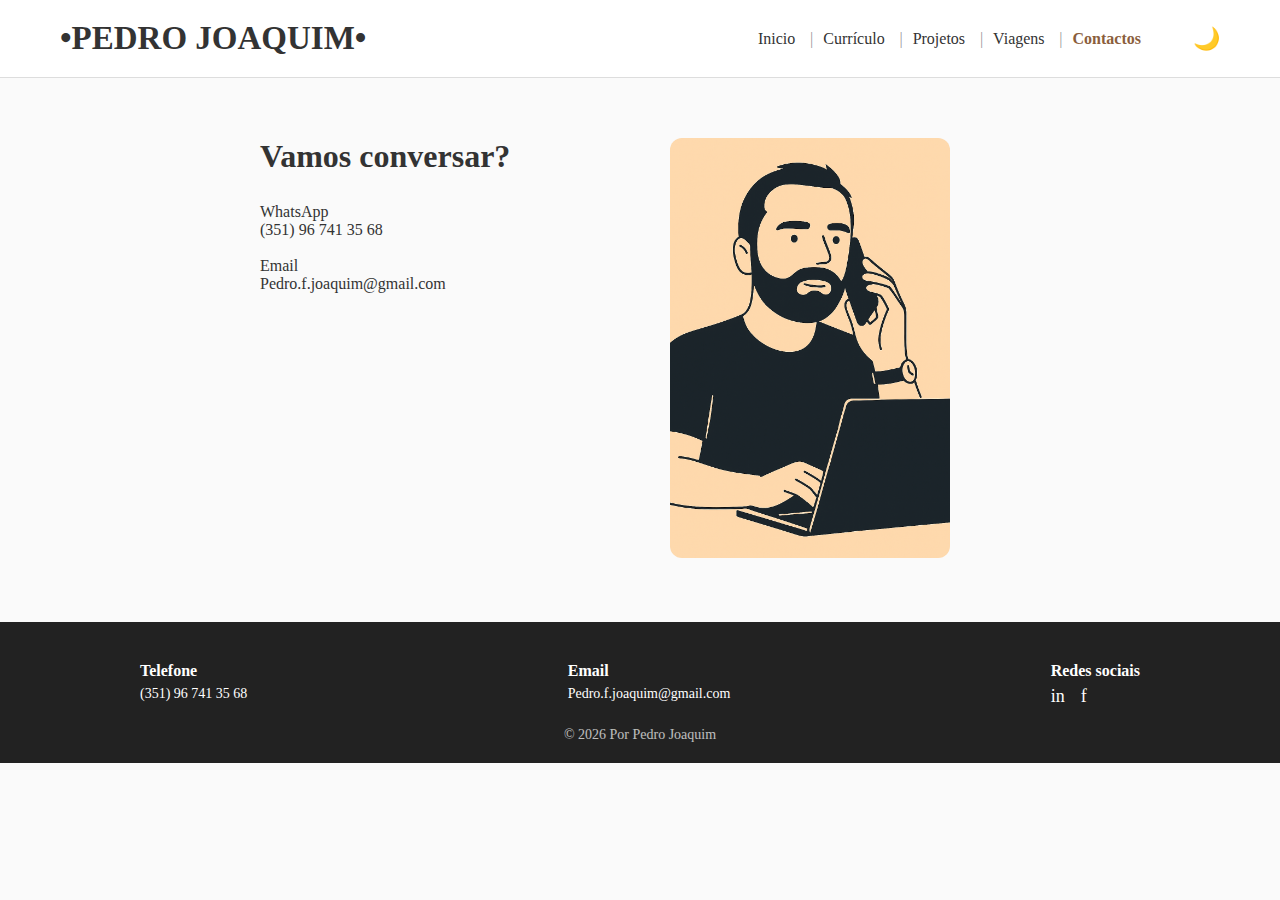
<file: contacto.html>
<!DOCTYPE html>
<html lang="pt-PT">
<head>
  <meta charset="UTF-8" />
  <title>Contato | Pedro Joaquim</title>
  <meta name="viewport" content="width=device-width, initial-scale=1" />
  <link rel="stylesheet" href="style.css" />
</head>

<body>
  <header>
    <div class="logo">•PEDRO JOAQUIM•</div>

    <nav>
      <a href="index.html">Inicio</a>
      <a href="curriculo.html">Currículo</a>
      <a href="projetos.html">Projetos</a>
      <a href="viagens.html">Viagens</a>
      <a href="contacto.html">Contactos</a>
    </nav>

    <button id="darkModeToggle">🌙</button>
  </header>

  <main>
    <div class="content-wrapper" style="flex-direction: column;">

      <div class="contact-wrapper">

        <!-- COLUNA ESQUERDA -->
        <div class="contact-info">
          <h1>Vamos conversar?</h1><br>

          <p><strong>WhatsApp</strong><br>
            <a href="https://wa.me/351912345678" style="color: inherit; text-decoration: none;">
              (351) 96 741 35 68
            </a>
          </p>

          <p><strong><br>Email</strong><br>
            <a href="mailto:Pedro.f.joaquim@gmail.com" style="color: inherit; text-decoration: none;">
              Pedro.f.joaquim@gmail.com
            </a>
          </p>
        </div>

        <!-- COLUNA DIREITA COM A IMAGEM -->
        <div class="contact-form">
          <img src="office.jpg"
               alt="Ilustração de contacto"
               style="width: 80%; max-width: 420px; height: auto; border-radius: 12px; object-fit: cover;">
        </div>

      </div>

    </div>
  </main>

  <footer>
    <div class="footer-top">
      <div>
        <div class="footer-column-title">Telefone</div>
        <div class="footer-column-text">
          <a href="tel:+351967413568" style="color: inherit; text-decoration: none;">
            (351) 96 741 35 68
          </a>
        </div>
      </div>

      <div>
        <div class="footer-column-title">Email</div>
        <div class="footer-column-text">
          <a href="mailto:Pedro.f.joaquim@gmail.com" style="color: inherit; text-decoration: none;">
            Pedro.f.joaquim@gmail.com
          </a>
        </div>
      </div>

      <div>
        <div class="footer-column-title">Redes sociais</div>
        <div class="social-icons">
          <a href="https://www.linkedin.com/in/pedro-joaquim-796318318/" target="_blank">in</a>
          <a href="https://www.facebook.com/share/1Bz3HUA1bM/" target="_blank">f</a>
        </div>
      </div>
    </div>

    <div class="footer-bottom">
      © 2026 Por Pedro Joaquim
    </div>
  </footer>

  <script src="script.js"></script>
</body>
</html>
</file>
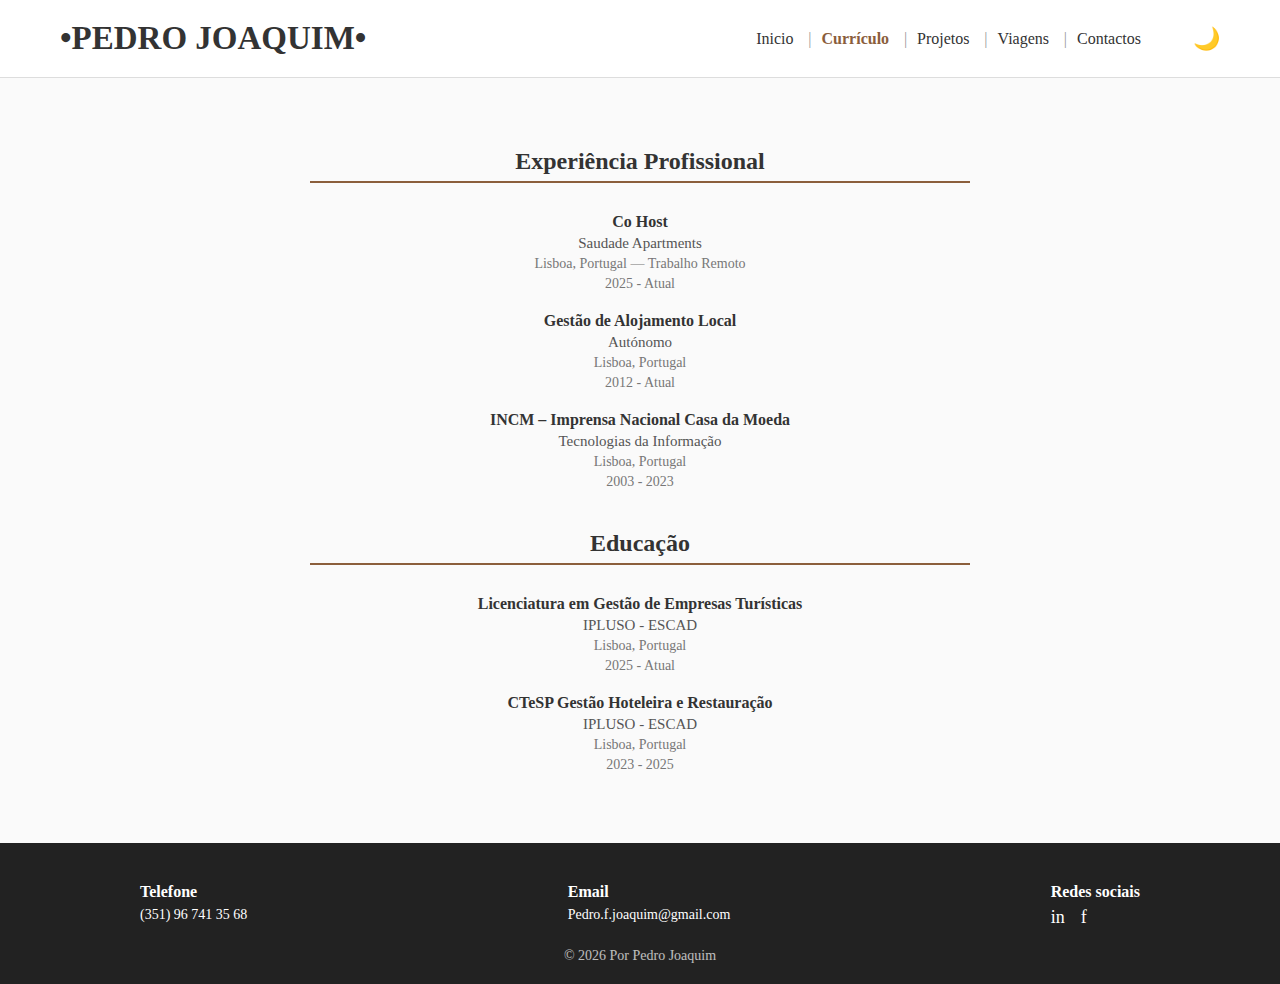
<file: curriculo.html>
<!DOCTYPE html>
<html lang="pt-PT">
  <head>
    <meta charset="UTF-8" />
    <title>Currículo | Pedro Joaquim</title>
    <meta name="viewport" content="width=device-width, initial-scale=1" />
    <link rel="stylesheet" href="style.css" />
  </head>

  <body>
    <header>
      <div class="logo">•PEDRO JOAQUIM•</div>

      <nav>
	    <a href="index.html">Inicio</a>
        <a href="curriculo.html">Currículo</a>
        <a href="projetos.html">Projetos</a>
		<a href="viagens.html">Viagens</a>
        <a href="contacto.html">Contactos</a>
      </nav>

      <button id="darkModeToggle">🌙</button>
    </header>

    <main>
      <div class="content-wrapper">
        <div class="text-block">
          
          <section class="curriculo-wrapper">
            <div class="curriculo-section">
              <h2>Experiência Profissional</h2>

              <div class="curriculo-item">
                <div class="cargo">Co Host</div>
                <div class="empresa">Saudade Apartments</div>
                <div class="local">Lisboa, Portugal — Trabalho Remoto</div>
                <div class="periodo">2025 - Atual</div>
              </div>

              <div class="curriculo-item">
                <div class="cargo">Gestão de Alojamento Local</div>
                <div class="empresa">Autónomo</div>
                <div class="local">Lisboa, Portugal</div>
                <div class="periodo">2012 - Atual</div>
              </div>

              <div class="curriculo-item">
                <div class="cargo">
                  INCM – Imprensa Nacional Casa da Moeda
                </div>
                <div class="empresa">Tecnologias da Informação</div>
                <div class="local">Lisboa, Portugal</div>
                <div class="periodo">2003 - 2023</div>
              </div>
            </div>

            <div class="curriculo-section">
              <h2>Educação</h2>

              <div class="curriculo-item">
                <div class="cargo">
                  Licenciatura em Gestão de Empresas Turísticas
                </div>
                <div class="empresa">IPLUSO - ESCAD</div>
                <div class="local">Lisboa, Portugal</div>
                <div class="periodo">2025 - Atual</div>
              </div>

              <div class="curriculo-item">
                <div class="cargo">
                  CTeSP Gestão Hoteleira e Restauração
                </div>
                <div class="empresa">IPLUSO - ESCAD</div>
                <div class="local">Lisboa, Portugal</div>
                <div class="periodo">2023 - 2025</div>
              </div>
            </div>
          </section>
        </div>
      </div>
    </main>

    <footer>
      <div class="footer-top">
        <div>
          <div class="footer-column-title">Telefone</div>
          <div class="footer-column-text"><a href="tel:+351967413568" style="color: inherit; text-decoration: none;">(351) 96 741 35 68</a></div>
        </div>

        <div>
          <div class="footer-column-title">Email</div>
          <div class="footer-column-text"><a href="mailto:Pedro.f.joaquim@gmail.com" style="color: inherit; text-decoration: none;">
  Pedro.f.joaquim@gmail.com</a></div>
        </div>

        <div>
          <div class="footer-column-title">Redes sociais</div>
          <div class="social-icons">
            <a href="https://www.linkedin.com/in/pedro-joaquim-796318318/" target="_blank">in</a>
            <a href="https://www.facebook.com/share/1Bz3HUA1bM/" target="_blank">f</a>
          </div>
        </div>
      </div>

      <div class="footer-bottom">
        © 2026 Por Pedro Joaquim
      </div>
    </footer>

    <script src="script.js"></script>
  </body>
</html>
</file>
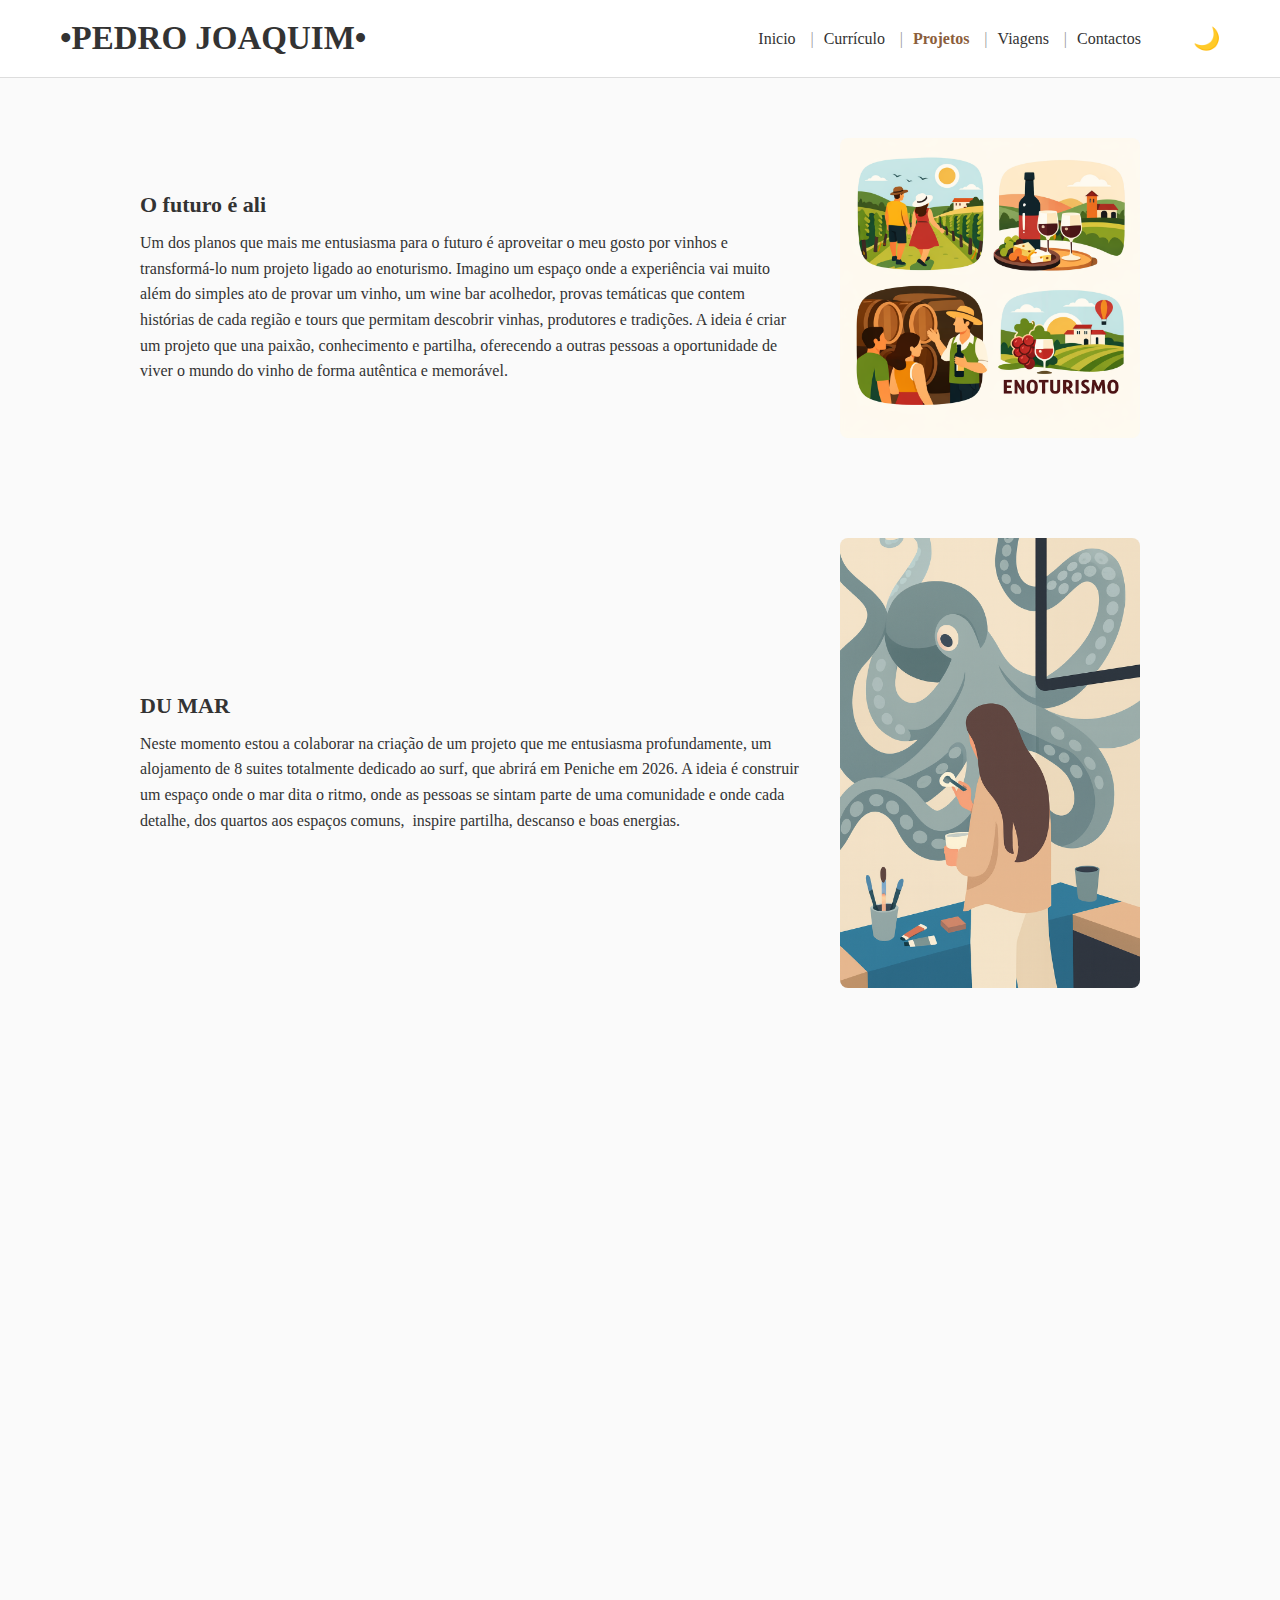
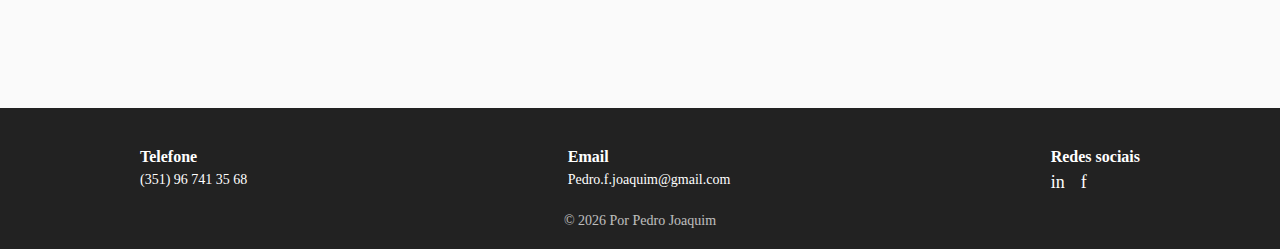
<file: projetos.html>
<!DOCTYPE html>
<html lang="pt-PT">
<head>
  <meta charset="UTF-8" />
  <title>Projetos | Pedro Joaquim</title>
  <meta name="viewport" content="width=device-width, initial-scale=1" />
  <link rel="stylesheet" href="style.css" />
</head>

<body>
  <header>
    <div class="logo">•PEDRO JOAQUIM•</div>

    <nav>
	  <a href="index.html">Inicio</a>
      <a href="curriculo.html">Currículo</a>
      <a href="projetos.html">Projetos</a>
	  <a href="viagens.html">Viagens</a>
      <a href="contacto.html">Contactos</a>
    </nav>

    <button id="darkModeToggle">🌙</button>
  </header>

  <main>
    <div class="content-wrapper" style="flex-direction: column;">
      

      <div class="project-section">
	  
	  <div class="project-text">
          <h2>O futuro é ali</h2>
          <p>
            Um dos planos que mais me entusiasma para o futuro é aproveitar o meu gosto por vinhos
			e transformá‑lo num projeto ligado ao enoturismo. Imagino um espaço onde a experiência 
			vai muito além do simples ato de provar um vinho, um wine bar acolhedor, provas temáticas
			que contem histórias de cada região e tours que permitam descobrir vinhas, produtores e tradições.
			A ideia é criar um projeto que una paixão, conhecimento e partilha, oferecendo a outras pessoas a 
			oportunidade de viver o mundo do vinho de forma autêntica e memorável.
          </p>
        </div>
        <div class="project-image">
          <a href="https://www.portugalbywine.com/pt/" target="_blank"><img src="enoturismo.jpg" alt="Imagem do projeto DU MAR"></a>
        </div>
      </div>
	  
	  <div class="project-section">
        <div class="project-text">
          <h2>DU MAR</h2>
          <p>
            Neste momento estou a colaborar na criação de um projeto que me entusiasma profundamente, 
			um alojamento de 8 suites totalmente dedicado ao surf, que abrirá em Peniche em 2026.
            A ideia é construir um espaço onde o mar dita o ritmo, onde as pessoas se sintam parte de 
			uma comunidade e onde cada detalhe, dos quartos aos espaços comuns,  inspire partilha, descanso e boas energias.
          </p>
        </div>
        <div class="project-image">
          <a href="https://www.instagram.com/dumar.beachandsurf" target="_blank"><img src="du-mar.jpg" alt="Imagem do projeto DU MAR"></a>
        </div>
      </div>

      <div class="project-section">
        <div class="project-text">
          <h2>Estágio no Hotel Radisson</h2>
          <p>
            Estágio de final de curso do CTeSP em Gestão Hoteleira e Restauração, um total de 650h, 
			em que foi possível passar pelas duas grandes áreas do hotel, a área de alojamento na vertente de 
			receção e a área de F&B na vertente restaurante e bar.
          </p>
        </div>
        <div class="project-image">
          <a href="https://www.radissonhotels.com" target="_blank"><img src="radisson.jpg" alt="Logo do Hotel Radisson"></a>
        </div>
      </div>

      <div class="project-section">
        <div class="project-text">
          <h2>Tudo tem um início</h2>
          <p>
            A minha aventura na hospitalidade começou em 2012, com a criação de um alojamento
			pensado para quem procura sentir-se verdadeiramente em casa e mergulhar na vida local.
           Desde então, já acolhi viajantes de todos os cantos do mundo, cada um deixou uma história, 
		   uma energia, uma memória.
            Esta jornada está longe de terminar. Este é um projeto vivo, em constante evolução, 
			que quero continuar a construir e reinventar.
          </p>
        </div>
        <div class="project-image">
          <a href="https://www.airbnb.pt/rooms/487394?source_impression_id=p3_1768056294_P3IbFqeMd-Xk26hb" target="_blank"><img src="inicio.jpg" alt="Imagem do primeiro projeto"></a>
        </div>
      </div>
    </div>
  </main>

  <footer>
    <div class="footer-top">
      <div>
        <div class="footer-column-title">Telefone</div>
        <div class="footer-column-text"><a href="tel:+351967413568" style="color: inherit; text-decoration: none;">(351) 96 741 35 68</a></div>
      </div>

      <div>
        <div class="footer-column-title">Email</div>
        <div class="footer-column-text"><a href="mailto:Pedro.f.joaquim@gmail.com" style="color: inherit; text-decoration: none;">
  Pedro.f.joaquim@gmail.com</a></div>
        </div>

      <div>
        <div class="footer-column-title">Redes sociais</div>
        <div class="social-icons">
          <a href="https://www.linkedin.com/in/pedro-joaquim-796318318/" target="_blank">in</a>
          <a href="https://www.facebook.com/share/1Bz3HUA1bM/" target="_blank">f</a>
        </div>
      </div>
    </div>

    <div class="footer-bottom">
      © 2026 Por Pedro Joaquim
    </div>
  </footer>

  <script src="script.js"></script>
</body>
</html>
</file>
<file: style.css>
/* =========================================================
   RESET & BASE
========================================================= */

* {
  margin: 0;
  padding: 0;
  box-sizing: border-box;
}

body {
  font-family: "Avenir Light", "Avenir", "Helvetica Neue", cursive;
  font-weight: 300;
  background: #fafafa;
  color: #333;
  transition: background 0.3s ease, color 0.3s ease;
}

/* =========================================================
   HEADER & NAVEGAÇÃO
========================================================= */

header {
  display: flex;
  justify-content: flex-end;
  align-items: center;
  padding: 20px 60px;
  background: #fff;
  border-bottom: 1px solid #ddd;
  gap: 40px;
  transition: background 0.3s ease, border-color 0.3s ease;
}

.logo {
  font-family: cursive;
  font-size: 33px;
  font-weight: bold;
  margin-right: auto; /* empurra o menu para a direita */
}

nav a {
  text-decoration: none;
  color: #333;
  font-weight: 500;
  padding: 0 12px;
  position: relative;
  transition: 0.2s ease;
}

/* Separador | entre links */
nav a:not(:last-child)::after {
  content: "|";
  position: absolute;
  right: -6px;
  color: #999;
  font-weight: 300;
}

nav a:hover,
nav a.hovered {
  color: #8B5E3C;
  transform: translateY(-2px);
}

nav a.active {
  color: #8B5E3C;
  font-weight: bold;
}

/* Botão modo escuro */
#darkModeToggle {
  background: none;
  border: none;
  font-size: 22px;
  cursor: pointer;
  transition: 0.3s ease;
}

/* =========================================================
   LAYOUT GERAL
========================================================= */

.content-wrapper {
  display: flex;
  justify-content: space-between;
  align-items: center;
  gap: 40px;
  max-width: 1000px;
  margin: 60px auto;
  flex-wrap: wrap;
}

/* =========================================================
   HOME — FOTO E TEXTO
========================================================= */

.photo-wrapper {
  flex: 0 0 260px;
  display: flex;
  justify-content: center;
}

.photo img {
  width: 260px;
  height: 260px;
  object-fit: cover;
  border-radius: 50%;
  border: 4px solid #FFFFFF;
  box-shadow: 0 4px 12px rgba(0,0,0,0.15);
}

.text-block {
  text-align: center; margin: 0 auto; max-width: 700px;
  flex: 1;
  min-width: 280px;
  
}

.text-index {
  text-align: left; margin: 0 auto; max-width: 700px;
  flex: 1;
  min-width: 280px;
}
  
}

.text-block h1 {
  font-size: 32px;
  margin-bottom: 10px;
}

.text-block h2 {
  font-size: 20px;
  font-weight: 500;
  margin-bottom: 20px;
}

.text-block p {
  font-size: 16px;
  line-height: 1.6;
}

/* =========================================================
   FOOTER
========================================================= */

footer {
  background: #222;
  color: #fff;
  padding: 40px 20px 20px;
  margin-top: 60px;
  transition: background 0.3s ease;
}

.footer-top {
  display: flex;
  justify-content: space-between;
  flex-wrap: wrap;
  gap: 30px;
  max-width: 1000px;
  margin: 0 auto 20px;
}

.footer-column-title {
  font-weight: bold;
  margin-bottom: 6px;
}

.footer-column-text {
  font-size: 14px;
}

.social-icons a {
  margin-right: 12px;
  color: #fff;
  text-decoration: none;
  font-size: 18px;
  transition: 0.2s ease;
}

.footer-bottom {
  text-align: center;
  font-size: 14px;
  opacity: 0.7;
}

/* =========================================================
   CURRÍCULO
========================================================= */

.curriculo-wrapper {
  max-width: 800px;
  margin: 10px auto;
  padding: 0 20px;
  display: flex;
  flex-direction: column;
  gap: 40px;
}

.curriculo-section {
  display: flex;
  flex-direction: column;
  gap: 20px;
}

.curriculo-section h2 {
  font-size: 24px;
  font-weight: bold;
  border-bottom: 2px solid #8B5E3C;
  padding-bottom: 6px;
  margin-bottom: 10px;
}

.curriculo-item {
  display: flex;
  flex-direction: column;
  gap: 4px;
}

.curriculo-item .cargo {
  font-weight: 600;
  font-size: 16px;
}

.curriculo-item .empresa {
  font-size: 15px;
  color: #555;
}

.curriculo-item .local,
.curriculo-item .periodo {
  font-size: 14px;
  color: #777;
}
🌙 Suporte ao modo escuro
css
.dark-mode .curriculo-section h2 {
  border-bottom-color: #c89b6d;
}

.dark-mode .curriculo-item .empresa,
.dark-mode .curriculo-item .local,
.dark-mode .curriculo-item .periodo {
  color: #aaa;
}

/* =========================================================
   CONTATO
========================================================= */

.contact-wrapper {
  display: flex;
  justify-content: space-between;
  align-items: flex-start;
  gap: 60px;
  flex-wrap: wrap;
  max-width: 1000px;
  margin: 0 auto;
}

.contact-info {
  flex: 1;
  min-width: 280px;
}

.contact-info h1 {
  font-size: 32px;
  margin-bottom: 10px;
}

.contact-info h2 {
  font-size: 20px;
  font-weight: 500;
  margin-bottom: 30px;
}

.contact-form {
  flex: 1;
  min-width: 350px;
}

form {
  display: flex;
  flex-direction: column;
  gap: 16px;
}

label {
  font-size: 14px;
  font-weight: 600;
}

input,
textarea {
  padding: 12px;
  border: 1px solid #ccc;
  border-radius: 6px;
  font-size: 15px;
  background: #fff;
}

textarea {
  height: 120px;
  resize: vertical;
}

.submit-button {
  width: fit-content;
  padding: 12px 28px;
  background: #8B5E3C;
  color: #fff;
  border: none;
  border-radius: 50px;
  font-size: 15px;
  cursor: pointer;
  letter-spacing: 0.05em;
  transition: 0.2s ease, transform 0.1s ease;
  margin-left: 400px;
  font-family: cursive;
  
}

.submit-button:hover {
  background: #6e472c;
  transform: translateY(-2px);
}

.submit-button.pressed {
  transform: scale(0.95);
}

/* =========================================================
   PROJETOS
========================================================= */

.project-section {
  display: flex;
  align-items: center;
  justify-content: space-between;
  gap: 40px;
  margin-bottom: 60px;
  flex-wrap: wrap;
}

.project-text {
  flex: 1;
  min-width: 280px;
}

.project-text h2 {
  font-size: 22px;
  margin-bottom: 12px;
}

.project-text p {
  font-size: 16px;
  line-height: 1.6;
}

.project-image {
  flex: 0 0 300px;
  max-width: 300px;
  border-radius: 8px;
  overflow: hidden;
}

.project-image img {
  width: 100%;
  display: block;
  object-fit: cover;
}

/* =========================================================
   ANIMAÇÕES
========================================================= */

.text-block,
.project-section,
.contact-wrapper,
.photo-wrapper {
  opacity: 0;
  transform: translateY(20px);
  transition: 0.6s ease;
}

.visible {
  opacity: 1;
  transform: translateY(0);
}

/* =========================================================
   MODO ESCURO
========================================================= */

.dark-mode {
  background: #1a1a1a;
  color: #eee;
}

.dark-mode header {
  background: #111;
  border-bottom-color: #333;
}

.dark-mode footer {
  background: #000;
}

.dark-mode nav a {
  color: #ddd;
}

.dark-mode nav a.active {
  color: #c89b6d;
}

/* =========================================================
   RESPONSIVO
========================================================= */

@media (max-width: 800px) {
  .content-wrapper {
    flex-direction: column;
    padding: 0 20px;
  }

  .project-section {
    flex-direction: column;
    align-items: flex-start;
  }

  .project-image {
    max-width: 100%;
  }

  .submit-button {
    align-self: center;
  }
}


/* Form - fonte cursiva e campos maiores */
form {
  font-family: cursive;
}

input, textarea {
  font-family: cursive;
  padding: 16px; /* aumenta espaço interno */
  width: 500px
}

textarea {
  height: 180px; /* aumenta altura da área de texto */
  width: 500px; /* aumenta largura da área de texto */
}
</file>
